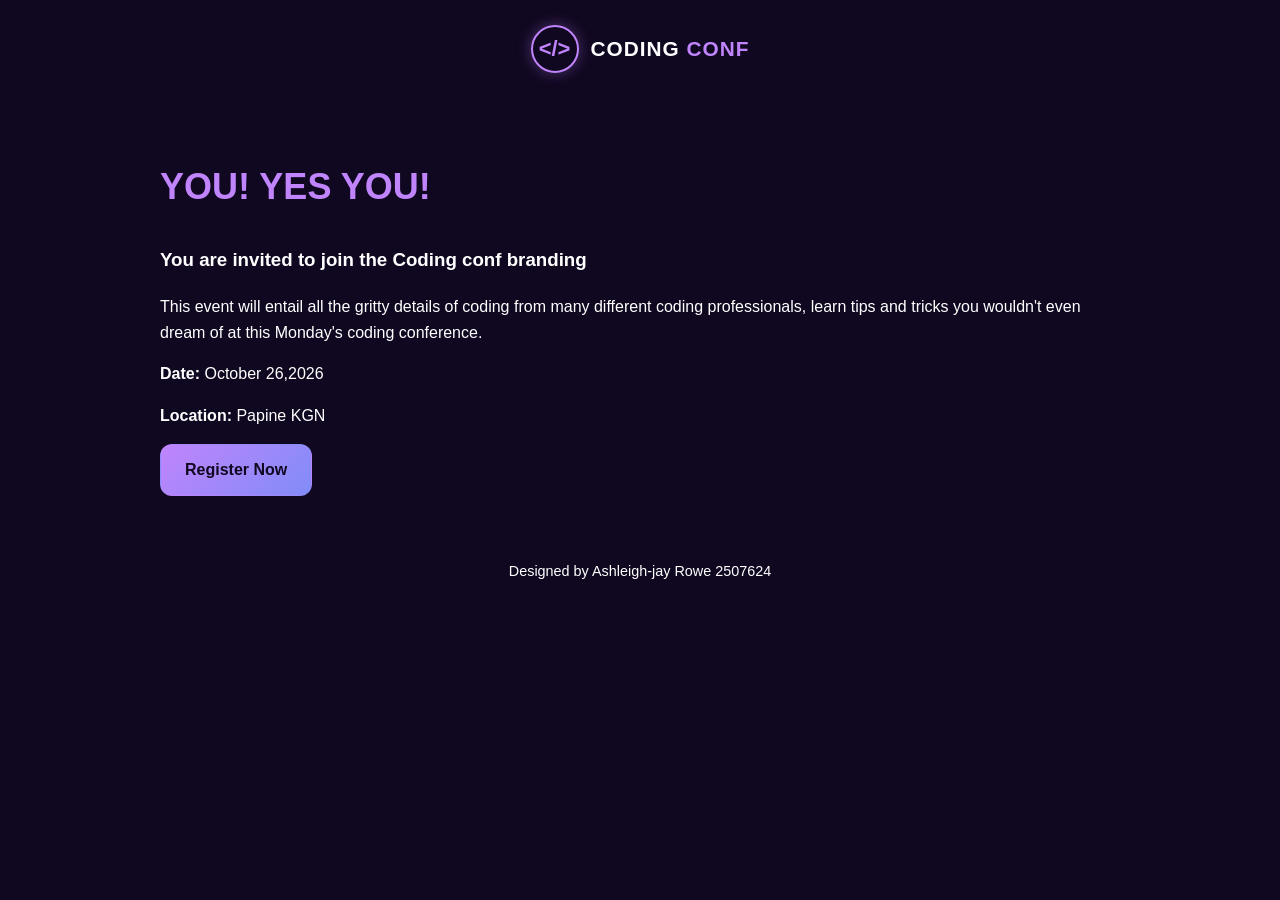
<file: index.html>
<!DOCTYPE html>
<html lang="en">
<head>
    <meta charset="UTF-8">
    <meta name="viewport" content="width=device-width, initial-scale=1.0">
    <title>Coding Conf Registration</title>
    <meta http-equiv="refresh" content="0; url=Ashleigh-jay_Rowe_2507624_IA2/HTML/index.html">
</head>
<body>
    <p>Opening Coding Conf...</p>
    <a href="Ashleigh-jay_Rowe_2507624_IA2/HTML/index.html">Open Coding Conf</a>
</body>
</html>
</file>
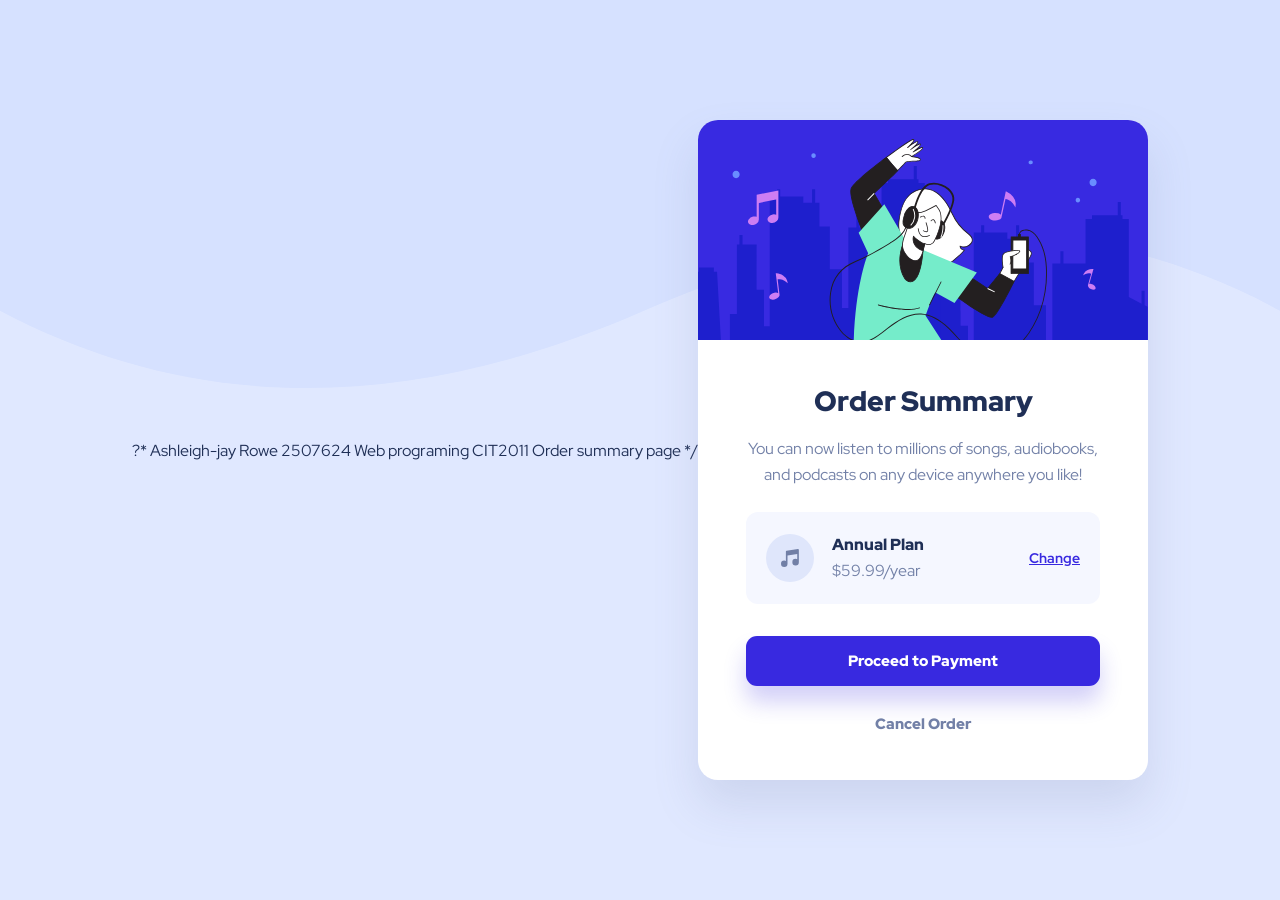
<file: Ashleigh2507624_Order summary/index.html>
?*
Ashleigh-jay Rowe 2507624
Web programing CIT2011
Order summary page
*/

<!DOCTYPE html>
<html lang="en">
<head>
    <meta charset="UTF-8">
    <meta name="viewport" content="width=device-width, initial-scale=1.0">
    <meta name="description" content="Review your music streaming annual plan order.">
    <title>Order Summary</title>
    <link rel="icon" type="image/png" href="images/favicon-32x32.png">
    <link rel="preconnect" href="https://fonts.googleapis.com">
    <link rel="preconnect" href="https://fonts.gstatic.com" crossorigin>
    <link href="https://fonts.googleapis.com/css2?family=Red+Hat+Display:wght@500;700;900&display=swap" rel="stylesheet">
    <link rel="stylesheet" href="style.css">
</head>
<body>
    <main class="order-card">
        <img class="hero-image" src="images/illustration-hero.svg" alt="Illustration of a person enjoying music with headphones">

        <div class="order-content">
            <h1>Order Summary</h1>

            <p class="description">
                You can now listen to millions of songs, audiobooks, and podcasts on any device anywhere you like!
            </p>

            <section class="plan" aria-label="Selected subscription plan">
                <img class="music-icon" src="images/icon-music.svg" alt="">
                <div class="plan-details">
                    <h2>Annual Plan</h2>
                    <p>$59.99/year</p>
                </div>
                <a class="change-link" href="#plan-options">Change</a>
            </section>

            <a class="payment-button" href="#payment">Proceed to Payment</a>
            <a class="cancel-link" href="#cancel">Cancel Order</a>
        </div>
    </main>
</body>
</html>
</file>
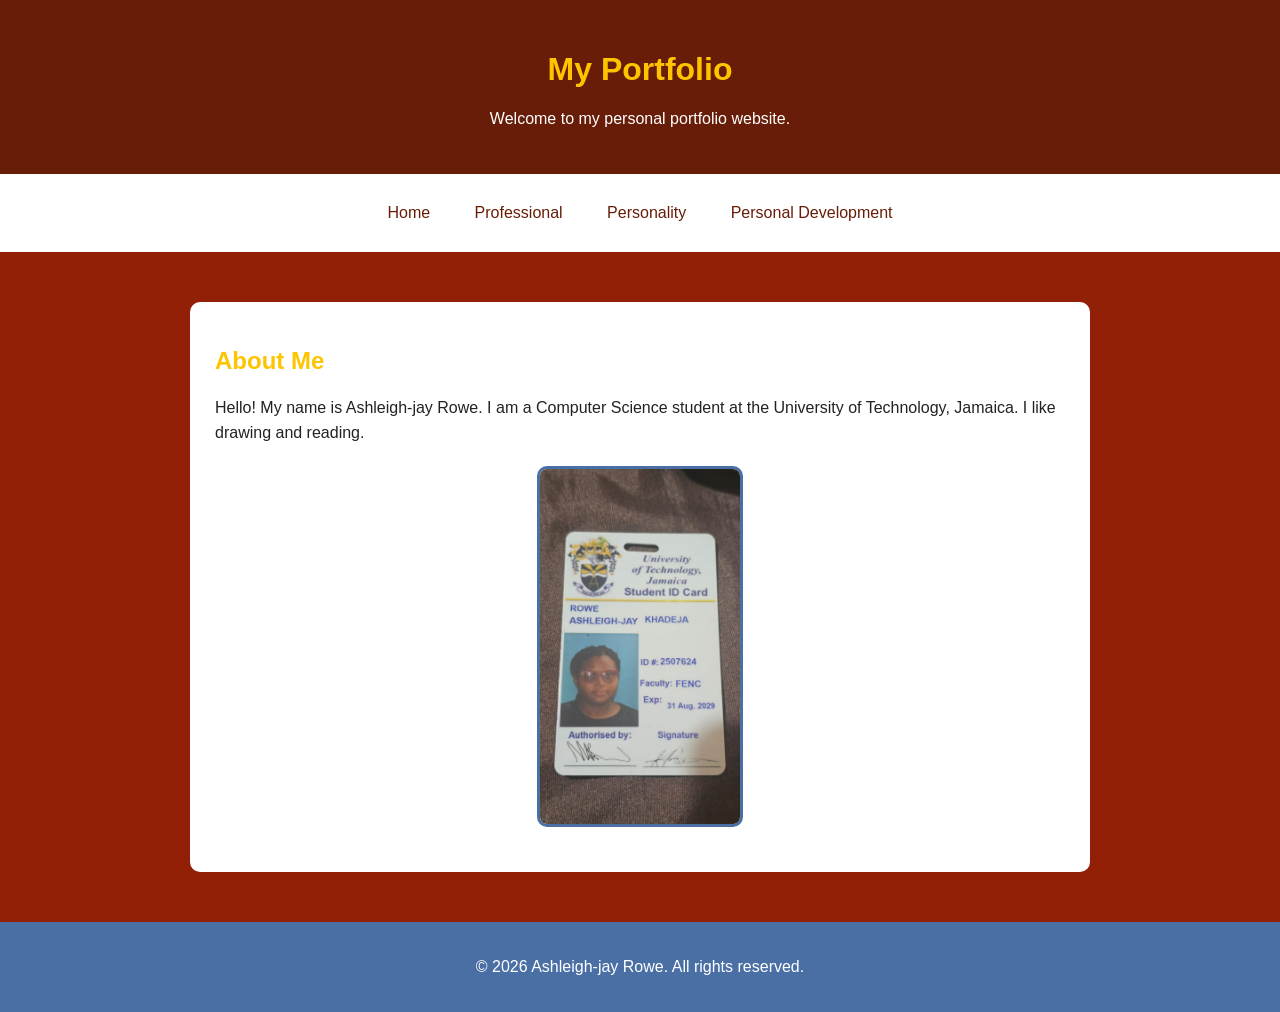
<file: 2507624_IA1_S1AY27/Codes/index.html>
<!DOCTYPE html>
<html lang="en">

<head>
    <meta charset="UTF-8">
    <meta name="viewport" content="width=device-width, initial-scale=1.0">

    <title>My Portfolio</title>

    <link rel="stylesheet" href="../style.css">
</head>

<body>

    <header>
        <h1>My Portfolio</h1>
        <p>Welcome to my personal portfolio website.</p>
    </header>

    <nav>
        <a href="index.html">Home</a>
        <a href="professional.html">Professional</a>
        <a href="personality.html">Personality</a>
        <a href="development.html">Personal Development</a>
    </nav>

    <main>

        <section>
            <h2>About Me</h2>

            <p>
                Hello! My name is Ashleigh-jay Rowe.
                I am a Computer Science student at the University of Technology, Jamaica.
                I like drawing and reading.
            </p>
            <a href="mailto:canuli@utech.edu.jm?subject=Ashleigh%20Rowe%202507624%20IA%231&amp;body=Good%20day%2C%20this%20is%20an%20automated%20message%20sent%20by%20clicking%20my%20ID%20photo.">
                <img src="../Assets/Student_ID.jpeg" alt="My UTech Student ID">
            </a>

        </section>

    </main>

    <footer>
        <p>&copy; 2026 Ashleigh-jay Rowe. All rights reserved.</p>
    </footer>

</body>

</html>
</file>
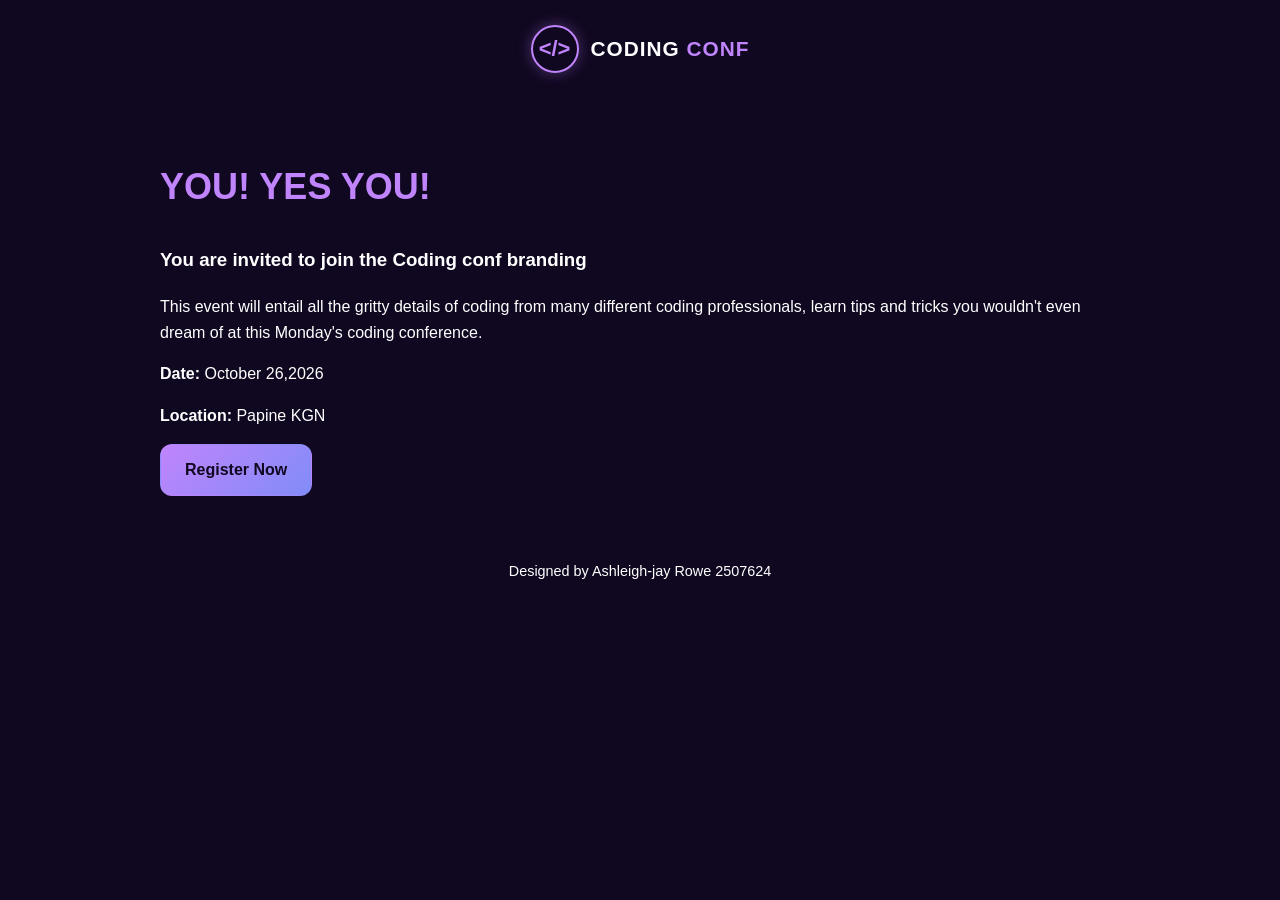
<file: Ashleigh-jay_Rowe_2507624_IA2/HTML/index.html>
<!DOCTYPE html>
<html lang="en">

<head>
    <meta charset="UTF-8">

    <title>The Coding Conf branding</title>

    <meta name="viewport" content="width=device-width, initial-scale=1.0">
    <link rel="stylesheet" href="../css/style.css">
</head>

<body>

    <header class="site-header">
        <a href="index.html" class="brand">
            <span class="brand-icon" aria-hidden="true">&lt;/&gt;</span>
            <span class="brand-name">CODING <span>CONF</span></span>
        </a>
    </header>

    <main>

        <section> 
            <h2> YOU! YES YOU!</h2>
            <h3>You are invited to join the Coding conf branding</h3>
            <p> 
                This event will entail all the gritty details of coding from
                many different coding professionals, learn tips and tricks you
                wouldn't even dream of at this Monday's coding conference. 
            </p>
            <p><strong>Date:</strong> October 26,2026</p>

            <p> <strong>Location:</strong> Papine KGN</p>

            <a href="login.html">Register Now</a>



        </section>
    </main>
    <footer>         
        <p>Designed by Ashleigh-jay Rowe 2507624</p>
    </footer>

</body>
</file>
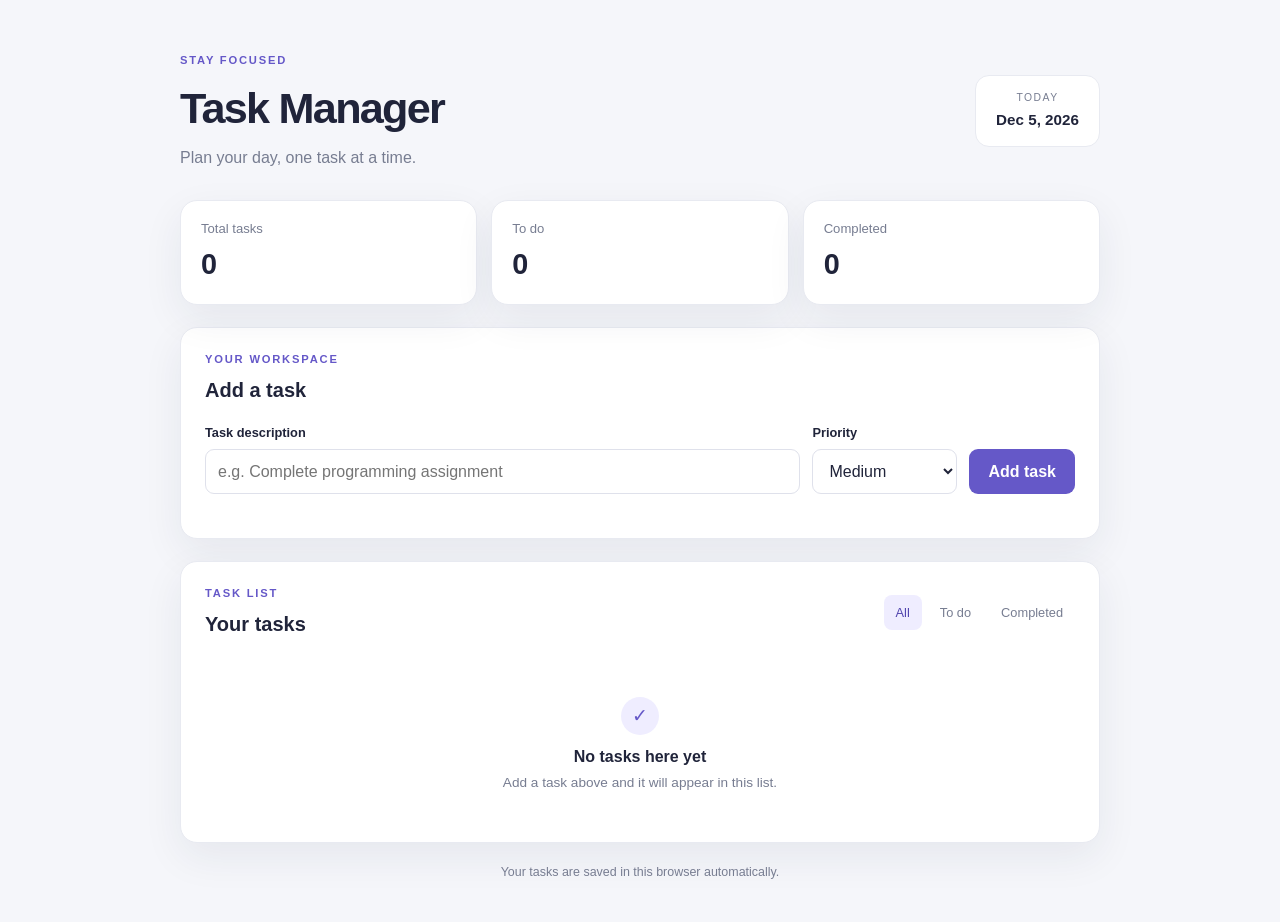
<file: Ashleigh-jayRowe2507624_LabActivity/Interactive-Task-Manager/index.html>
<!DOCTYPE html>
<html lang="en">
<head>
    <!-- Student: Ashleigh-jay Rowe | Student ID: 2507624
         Module: CIT2011 | Assignment: Week 8 - Interactive Task Manager -->
    <meta charset="UTF-8">
    <meta name="viewport" content="width=device-width, initial-scale=1.0">
    <title>Interactive Task Manager</title>
    <link rel="stylesheet" href="style.css">
    <script src="script.js" defer></script>
</head>
<body>
    <main class="app">
        <header class="page-header">
            <div>
                <p class="eyebrow">STAY FOCUSED</p>
                <h1>Task Manager</h1>
                <p class="subtitle">Plan your day, one task at a time.</p>
            </div>
            <div class="date-card">
                <span class="date-label">TODAY</span>
                <strong id="todayDate"></strong>
            </div>
        </header>

        <section class="summary" aria-label="Task summary">
            <article class="summary-card">
                <span class="summary-label">Total tasks</span>
                <strong id="totalCount">0</strong>
            </article>
            <article class="summary-card">
                <span class="summary-label">To do</span>
                <strong id="activeCount">0</strong>
            </article>
            <article class="summary-card">
                <span class="summary-label">Completed</span>
                <strong id="completedCount">0</strong>
            </article>
        </section>

        <section class="panel">
            <div class="section-heading">
                <div>
                    <p class="eyebrow">YOUR WORKSPACE</p>
                    <h2 id="formHeading">Add a task</h2>
                </div>
            </div>

            <form id="taskForm" novalidate>
                <div class="form-row">
                    <div class="field task-field">
                        <label for="taskInput">Task description</label>
                        <input type="text" id="taskInput" placeholder="e.g. Complete programming assignment" maxlength="100" required>
                    </div>
                    <div class="field priority-field">
                        <label for="priorityInput">Priority</label>
                        <select id="priorityInput">
                            <option value="Low">Low</option>
                            <option value="Medium" selected>Medium</option>
                            <option value="High">High</option>
                        </select>
                    </div>
                    <button type="submit" id="submitButton" class="primary-button">Add task</button>
                </div>
                <p id="formMessage" class="form-message" role="status" aria-live="polite"></p>
            </form>
        </section>

        <section class="task-section">
            <div class="task-toolbar">
                <div>
                    <p class="eyebrow">TASK LIST</p>
                    <h2>Your tasks</h2>
                </div>
                <div class="filters" role="group" aria-label="Filter tasks">
                    <button class="filter-button active" type="button" data-filter="all">All</button>
                    <button class="filter-button" type="button" data-filter="active">To do</button>
                    <button class="filter-button" type="button" data-filter="completed">Completed</button>
                </div>
            </div>
            <ul id="taskList" class="task-list" aria-live="polite"></ul>
            <div id="emptyState" class="empty-state">
                <span class="empty-icon">✓</span>
                <h3>No tasks here yet</h3>
                <p>Add a task above and it will appear in this list.</p>
            </div>
        </section>

        <footer>
            <p>Your tasks are saved in this browser automatically.</p>
        </footer>
    </main>
</body>
</html>
</file>
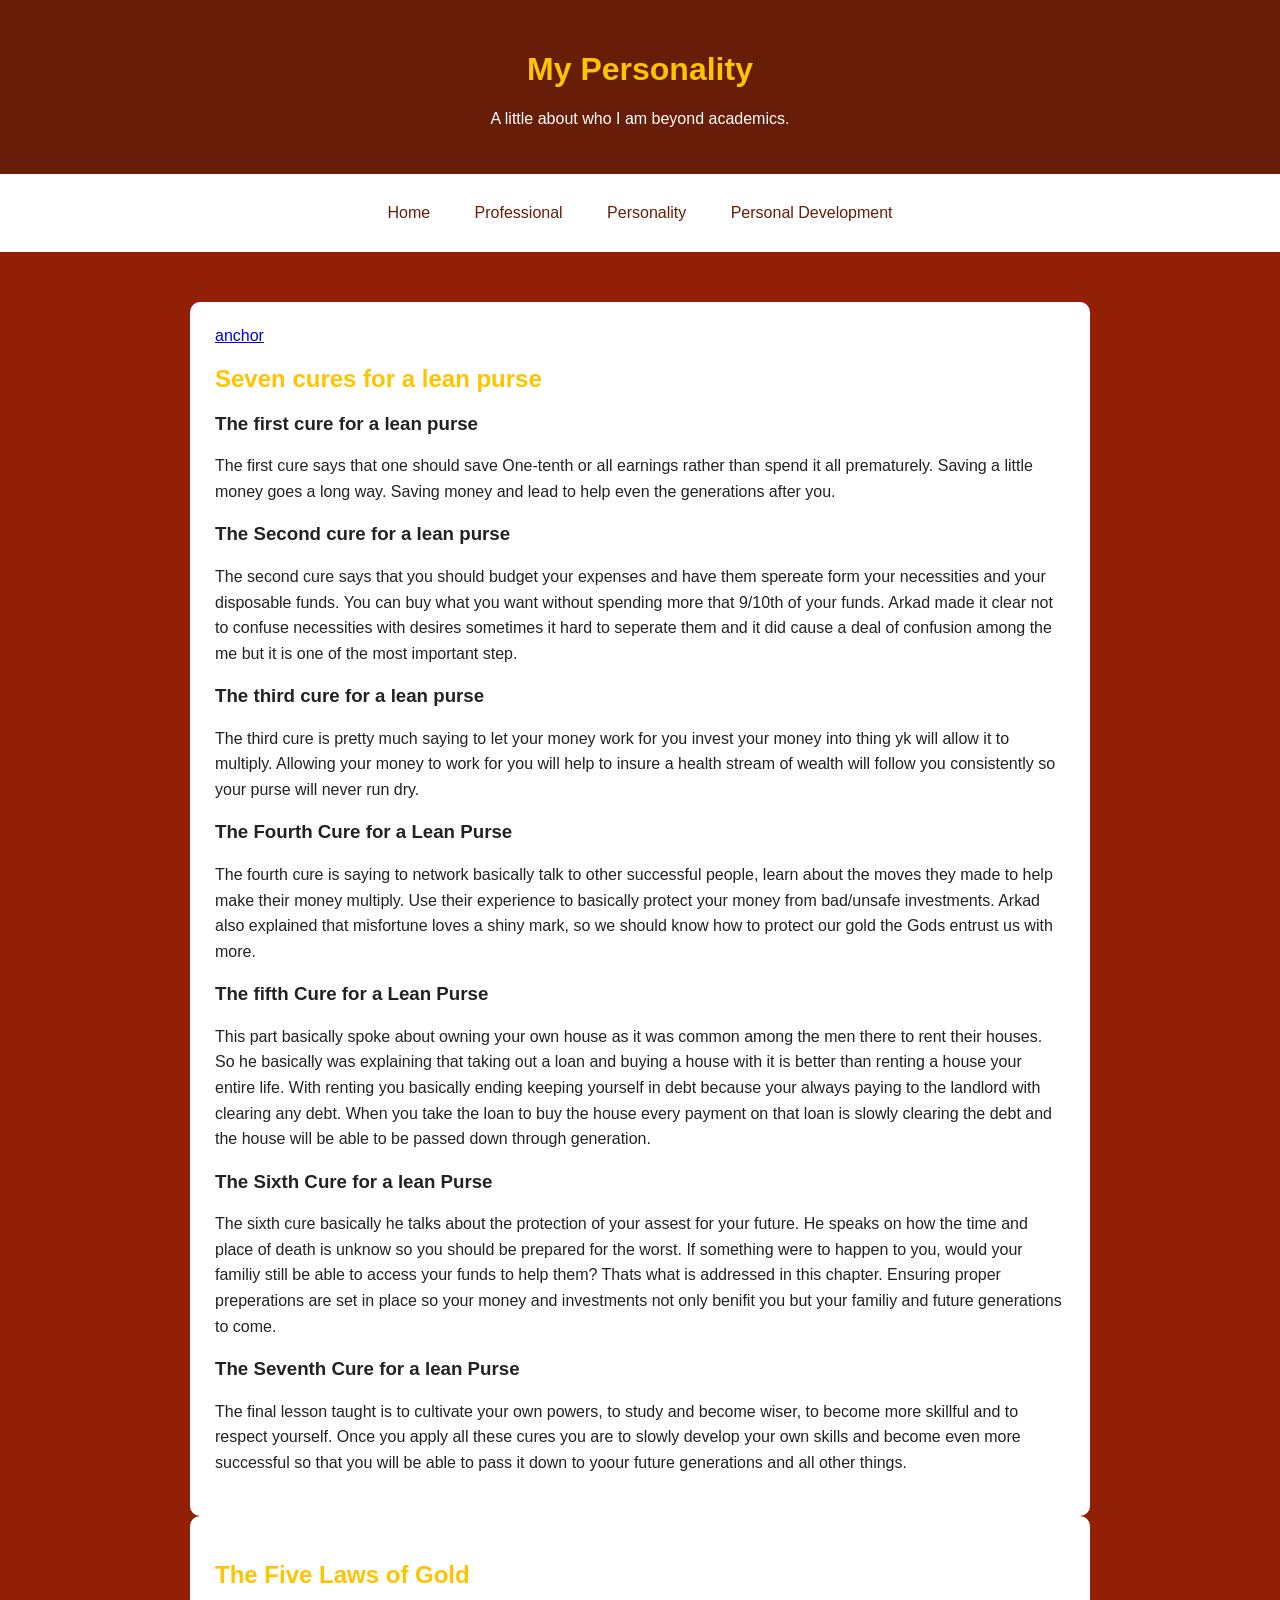
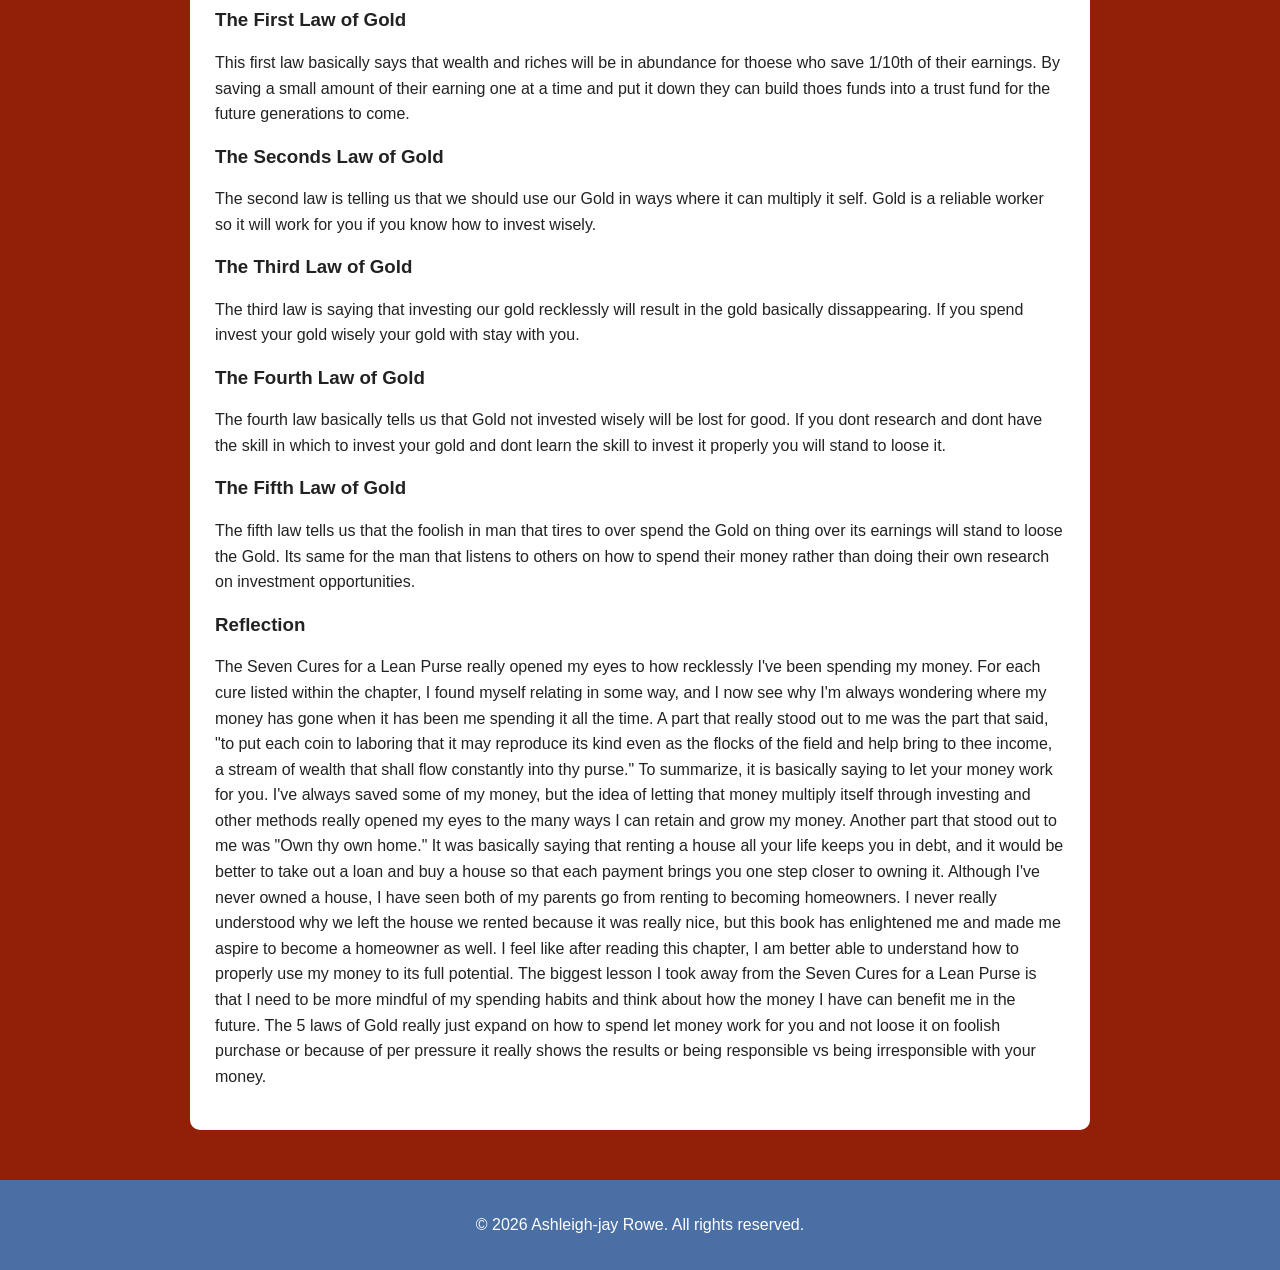
<file: 2507624_IA1_S1AY27/Codes/development.html>
<!DOCTYPE html>
<html lang="en">

<head>
    <meta charset="UTF-8">
    <meta name="viewport" content="width=device-width, initial-scale=1.0">

    <title>Personality - My Portfolio</title>

    <link rel="stylesheet" href="../style.css">
</head>

<body>

    <header>
        <h1>My Personality</h1>
        <p>A little about who I am beyond academics.</p>
    </header>

    <nav>
        <a href="index.html">Home</a>
        <a href="professional.html">Professional</a>
        <a href="personality.html">Personality</a>
        <a href="development.html">Personal Development</a>
    </nav>

    <main>
        
        <section>
            <a href="#link">anchor</a>
            <h2>Seven cures for a lean purse</h2>

            <h3> The first cure for a lean purse</h3>
            <p>
                The first cure says that one should save One-tenth or all earnings
                rather than spend it all prematurely. Saving a little money goes a long way.
                Saving money and lead to help even the generations after you.
            </p>

            <h3>The Second cure for a lean purse</h3>
            <p>
                The second cure says that you should budget your expenses and have them spereate
                form your necessities and your disposable funds. You can buy what you want without 
                spending more that 9/10th of your funds. Arkad made it clear not to confuse necessities with
                desires sometimes it hard to seperate them and it did cause a deal of confusion among the me but it is one
                of the most important step.
            </p>

            <h3> The third cure for a lean purse</h3>
            <p>
                The third cure is pretty much saying to let your money work for you invest your
                money into thing yk will allow it to multiply. Allowing your money to work for 
                you will help to insure a health stream of wealth will follow you consistently so 
                your purse will never run dry.
            </p>

            <h3>The Fourth Cure for a Lean Purse</h3>
            <p>
                The fourth cure is saying to network basically talk to other successful people,
                learn about the moves they made to help make their money multiply. Use their 
                experience to basically protect your money from bad/unsafe investments. Arkad
                also explained that misfortune loves a shiny mark, so we should know how to protect our gold
                the Gods entrust us with more.
            </p>

            <h3>The fifth Cure for a Lean Purse</h3>
            <p>
                This part basically spoke about owning your own house as it was common among the men there to rent their houses.
                So he basically was explaining that taking out a loan and buying a house with it is better than renting a house your entire life.
                With renting you basically ending keeping yourself in debt because your always paying to the landlord with clearing any debt. When you
                take the loan to buy the house every payment on that loan is slowly clearing the debt and the house will be able to be passed down through generation.
            </p>

            <h3> The Sixth Cure for a lean Purse </h3>
            <p>
                The sixth cure basically he talks about the protection of your assest for your future. He speaks on how the time and place of death is unknow so you
                should be prepared for the worst. If something were to happen to you, would your familiy still be able to access your funds to help them? Thats what is addressed
                in this chapter. Ensuring proper preperations are set in place so your money and investments not only benifit you but your familiy and future generations to come.
            </p>

            <h3> The Seventh Cure for a lean Purse </h3>
            <p>
                The final lesson taught is to cultivate your own powers, to study and become wiser,
                to become more skillful and to respect yourself. Once you apply all these cures you are
                to slowly develop your own skills and become even more successful so that you will be able to 
                pass it down to yoour future generations and all other things.
            </p>
            

        </section>
        <section>
            <h2> The Five Laws of Gold</h2>
            <h3> The First Law of Gold</h3>
            <p>
                This first law basically says that wealth and riches will be in abundance for thoese who
                save 1/10th of their earnings. By saving a small amount of their earning one at a time and put it down they
                can build thoes funds into a trust fund for the future generations to come.
            </p>

            <h3> The Seconds Law of Gold</h3>
            <p>
                The second law is telling us that we should use our Gold in ways where it can multiply it self.
                Gold is a reliable worker so it will work for you if you know how to invest wisely.
            </p>

            <h3>The Third Law of Gold</h3>
            <p>
                The third law is saying that investing our gold recklessly will result in the gold basically dissappearing.
                If you spend invest your gold wisely your gold with stay with you.
            </p>
            <h3>The Fourth Law of Gold</h3>
            <p>
               The fourth law basically tells us  that Gold not invested wisely will be lost for good. 
               If you dont research and dont have the skill in which to invest your gold and dont learn the skill 
               to invest it properly you will stand to loose it. 
            </p>

            <h3>The Fifth Law of Gold</h3>
            <p>
                The fifth law tells us that the foolish in man that tires to over spend the Gold on thing over its 
                earnings will stand to loose the Gold. Its same for the man that listens to others on how to spend 
                their money rather than doing their own research on investment opportunities.
            </p>

            <h3> Reflection</h3>
            <p>
                The Seven Cures for a Lean Purse really opened my eyes to how recklessly I've been spending my money. For each cure listed within the chapter, I found myself relating in some way, and I now see why I'm always wondering where my money has gone when it has been me spending it all the time. A part that really stood out to me was the part that said, "to put each coin to laboring that it may reproduce its kind even as the flocks of the field and help bring to thee income, a stream of wealth that shall flow constantly into thy purse." To summarize, it is basically saying to let your money work for you. I've always saved some of my money, but the idea of letting that money multiply itself through investing and other methods really opened my eyes to the many ways I can retain and grow my money.

Another part that stood out to me was "Own thy own home." It was basically saying that renting a house all your life keeps you in debt, and it would be better to take out a loan and buy a house so that each payment brings you one step closer to owning it. Although I've never owned a house, I have seen both of my parents go from renting to becoming homeowners. I never really understood why we left the house we rented because it was really nice, but this book has enlightened me and made me aspire to become a homeowner as well.

I feel like after reading this chapter, I am better able to understand how to properly use my money to its full potential. The biggest lesson I took away from the Seven Cures for a Lean Purse is that I need to be more mindful of my spending habits and think about how the money I have can benefit me in the future.
The 5 laws of Gold really just expand on how to spend let money work for you and not loose it on foolish purchase or because of per pressure it really shows the results or being responsible vs being irresponsible with your money.

            </p>




        </section>

        
    </main>

    <footer id="#link">
        <p>&copy; 2026 Ashleigh-jay Rowe. All rights reserved.</p>
    </footer>

</body>

</html>
</file>
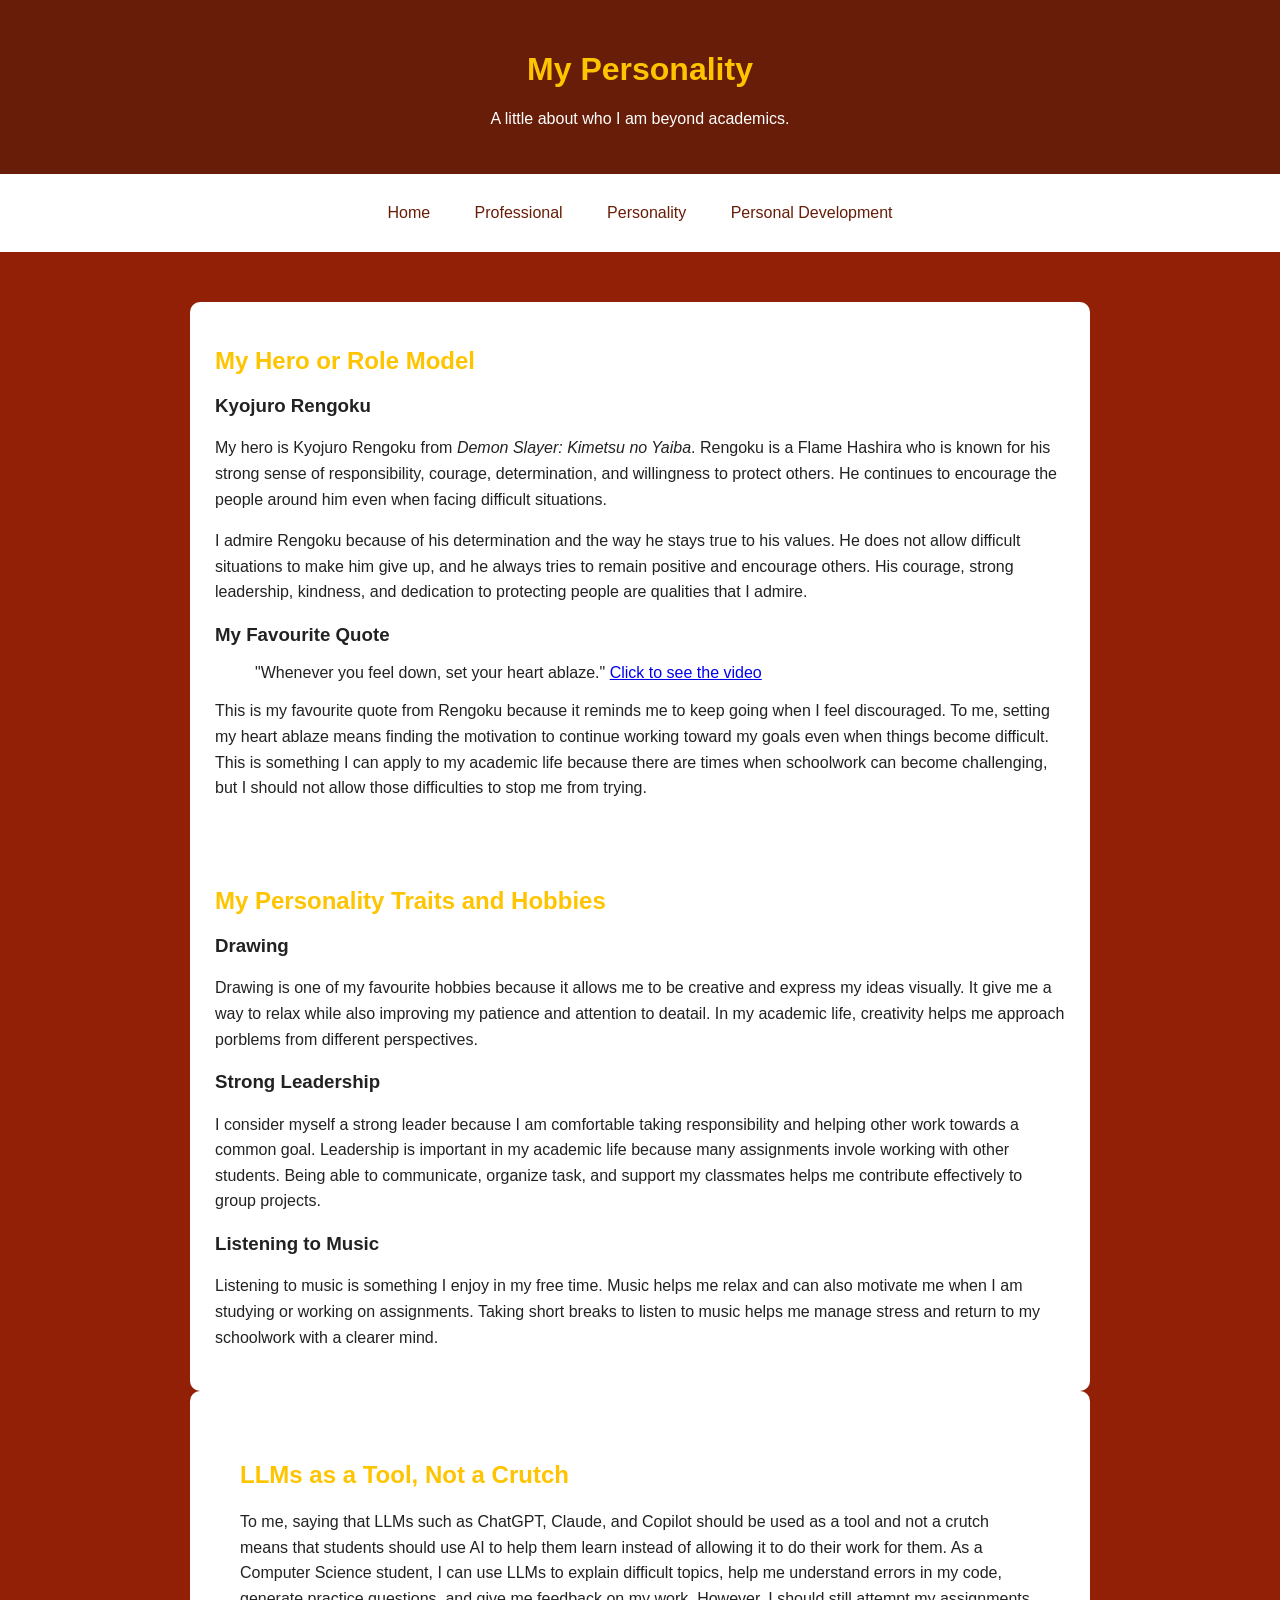
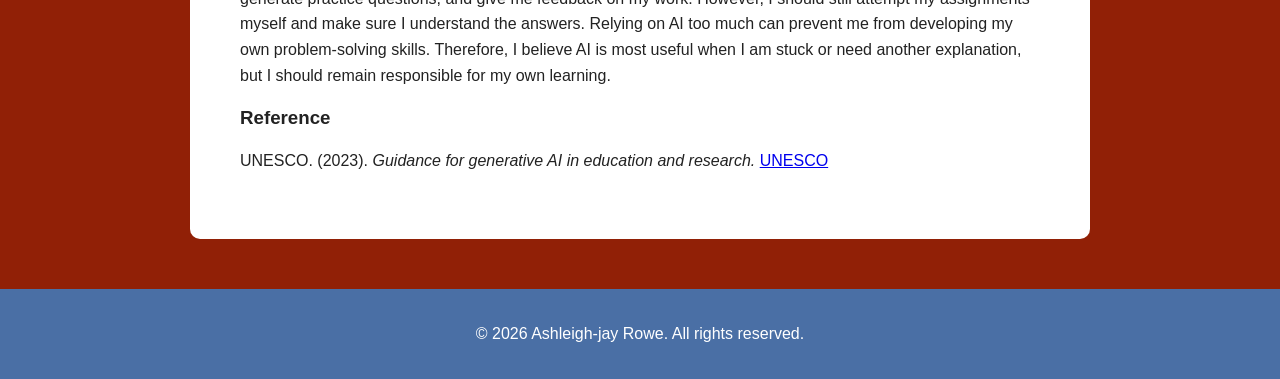
<file: 2507624_IA1_S1AY27/Codes/personality.html>
<!DOCTYPE html>
<html lang="en">

<head>
    <meta charset="UTF-8">
    <meta name="viewport" content="width=device-width, initial-scale=1.0">

    <title>Personality - My Portfolio</title>

    <link rel="stylesheet" href="../style.css">
</head>

<body>

    <header>
        <h1>My Personality</h1>
        <p>A little about who I am beyond academics.</p>
    </header>

    <nav>
        <a href="index.html">Home</a>
        <a href="professional.html">Professional</a>
        <a href="personality.html">Personality</a>
        <a href="development.html">Personal Development</a>
    </nav>

    <main>


        <section>
    <h2>My Hero or Role Model</h2>


<h3>Kyojuro Rengoku</h3>

<p>
    My hero is Kyojuro Rengoku from <em>Demon Slayer: Kimetsu no Yaiba</em>.
    Rengoku is a Flame Hashira who is known for his strong sense of
    responsibility, courage, determination, and willingness to protect
    others. He continues to encourage the people around him even when
    facing difficult situations.
</p>

<p>
    I admire Rengoku because of his determination and the way he stays
    true to his values. He does not allow difficult situations to make
    him give up, and he always tries to remain positive and encourage
    others. His courage, strong leadership, kindness, and dedication to
    protecting people are qualities that I admire.
</p>


<h3>My Favourite Quote</h3>

<blockquote>
    "Whenever you feel down, set your heart ablaze."
    <a href="https://www.tiktok.com/@tootnscoot63/video/7667825678955416863?is_from_webapp=1&sender_device=pc&web_id=7687595656630191624">Click to see the video</a>
</blockquote>

<p>
    This is my favourite quote from Rengoku because it reminds me to keep
    going when I feel discouraged. To me, setting my heart ablaze means
    finding the motivation to continue working toward my goals even when
    things become difficult. This is something I can apply to my academic
    life because there are times when schoolwork can become challenging,
    but I should not allow those difficulties to stop me from trying.
</p>

            <section>

</section>
        
            <h2>My Personality Traits and Hobbies</h2>


            <h3>Drawing</h3>
            <p>
                Drawing is one of my favourite hobbies because it allows me to be
                creative and express my ideas visually. It give me a way to relax
                while also improving my patience and attention to deatail. In my 
                academic life, creativity helps me approach porblems from different
                perspectives.
            </p>

            <h3>Strong Leadership</h3>
            <p>
                I consider myself a strong leader because I am comfortable taking
                responsibility and helping other work towards a common goal. 
                Leadership is important in my academic life because many assignments
                invole working with other students. Being able to communicate,
                organize task, and support my classmates helps me contribute 
                effectively to group projects.
            </p>
            
            <h3>Listening to Music</h3>
            <p>
                Listening to music is something I enjoy in my free time. Music helps
                me relax and can also motivate me when I am studying or working on 
                assignments. Taking short breaks to listen to music helps me manage
                stress and return to my schoolwork with a clearer mind.
            </p>

        </section>

        <section>
    <section>
        <h2>LLMs as a Tool, Not a Crutch</h2>

        
        <p>
            To me, saying that LLMs such as ChatGPT, Claude, and Copilot should
            be used as a tool and not a crutch means that students should use AI
            to help them learn instead of allowing it to do their work for them.
            As a Computer Science student, I can use LLMs to explain difficult
            topics, help me understand errors in my code, generate practice
            questions, and give me feedback on my work. However, I should still
            attempt my assignments myself and make sure I understand the answers.
            Relying on AI too much can prevent me from developing my own
            problem-solving skills. Therefore, I believe AI is most useful when
            I am stuck or need another explanation, but I should remain
            responsible for my own learning.
        </p>

        <h3>Reference</h3>

        <p>
            UNESCO. (2023). <em>Guidance for generative AI in education and
            research.</em>
            <a href="https://www.unesco.org/en/articles/guidance-generative-ai-education-and-research"
            target="_blank">
                UNESCO
            </a>
        </p>
        

    </section>

        </section>

    </main>

    <footer>
        <p>&copy; 2026 Ashleigh-jay Rowe. All rights reserved.</p>
    </footer>

</body>

</html>
</file>
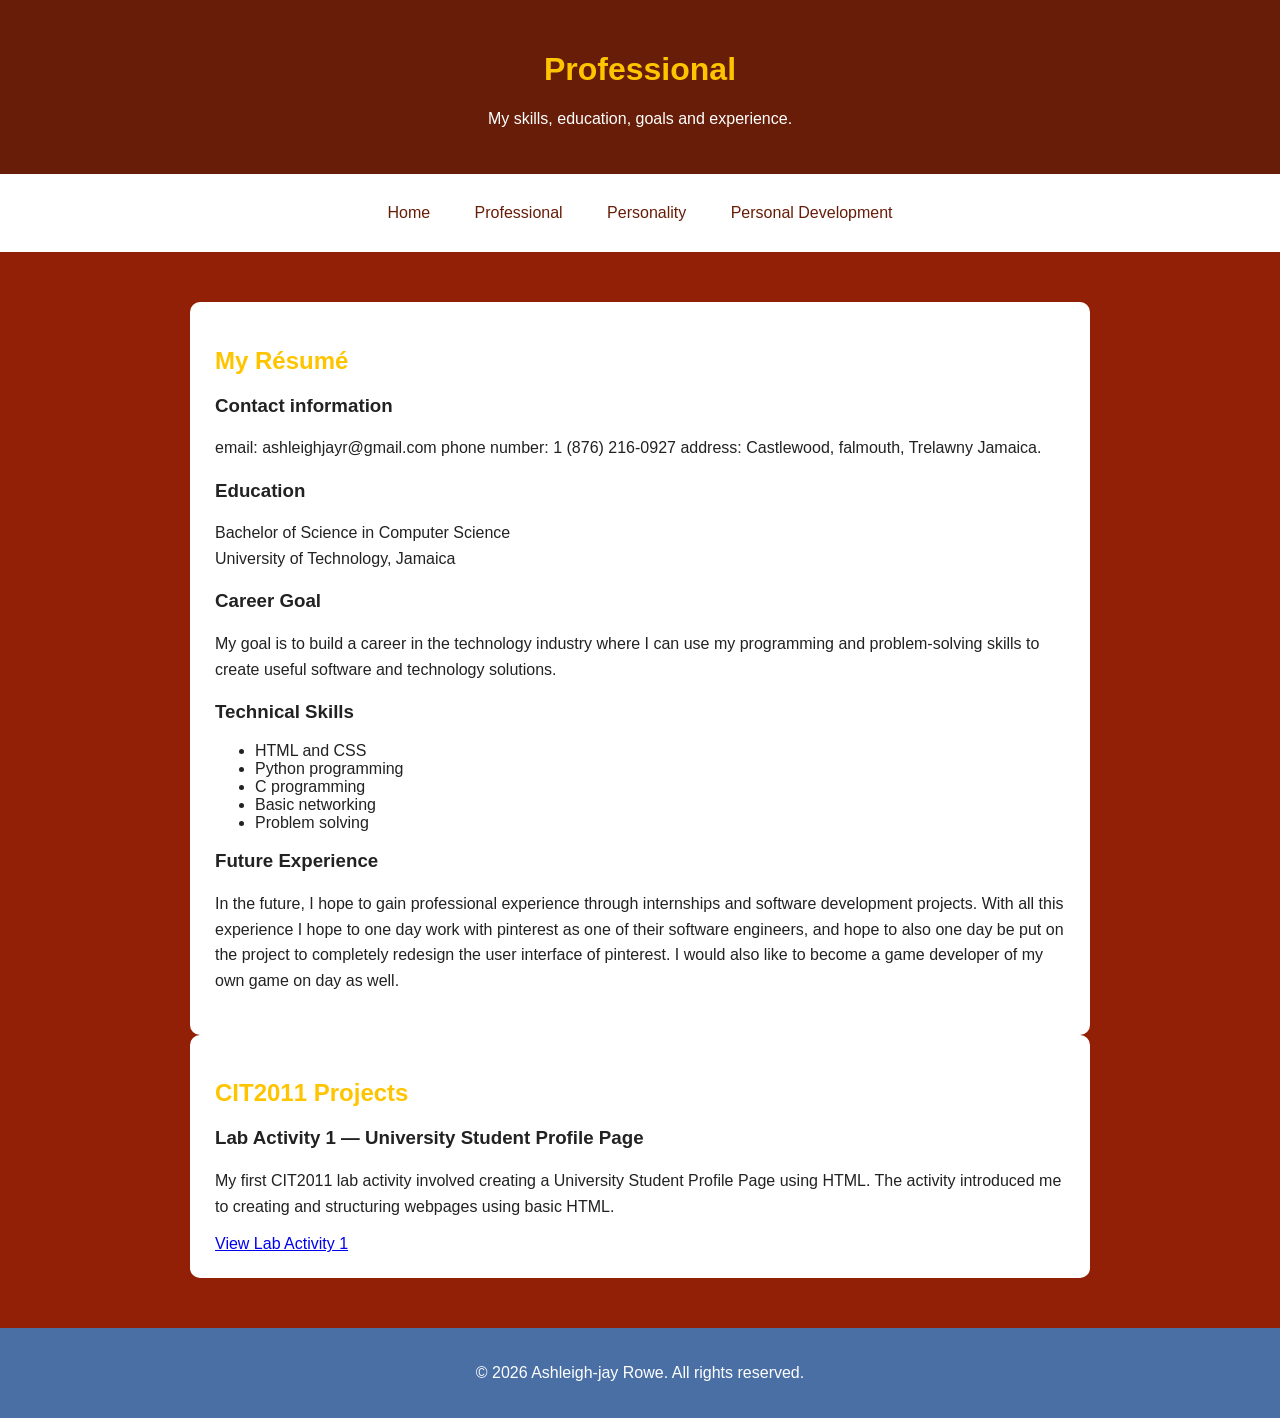
<file: 2507624_IA1_S1AY27/Codes/professional.html>
<!DOCTYPE html>
<html lang="en">

<head>
    <meta charset="UTF-8">
    <meta name="viewport" content="width=device-width, initial-scale=1.0">

    <title>Professional - My Portfolio</title>

    <link rel="stylesheet" href="../style.css">
</head>

<body>

    <header>
        <h1>Professional</h1>
        <p>My skills, education, goals and experience.</p>
    </header>

    <nav>
        <a href="index.html">Home</a>
        <a href="professional.html">Professional</a>
        <a href="personality.html">Personality</a>
        <a href="development.html">Personal Development</a>
    </nav>

    <main>

        <section>
            <h2>My Résumé</h2>
            <h3> Contact information</h3>
            <p>
                email: ashleighjayr@gmail.com
                phone number: 1 (876) 216-0927
                address: Castlewood, falmouth, Trelawny Jamaica.
            </p>

            <h3>Education</h3>

            <p>
                Bachelor of Science in Computer Science<br>
                University of Technology, Jamaica
            </p>

            <h3>Career Goal</h3>

            <p>
                My goal is to build a career in the technology industry where I can
                use my programming and problem-solving skills to create useful
                software and technology solutions.
            </p>

            <h3>Technical Skills</h3>

            <ul>
                <li>HTML and CSS</li>
                <li>Python programming</li>
                <li>C programming</li>
                <li>Basic networking</li>
                <li>Problem solving</li>
            </ul>

            <h3>Future Experience</h3>

            <p>
                In the future, I hope to gain professional experience through
                internships and software development projects. With all this experience 
                I hope to one day work with pinterest as one of their software engineers, 
                and hope to also one day be put on the project to completely redesign the user
                interface of pinterest. I would also like to become a game developer of my 
                own game on day as well.
            </p>

        </section>

        <section>
            <h2>CIT2011 Projects</h2>

            <h3>Lab Activity 1 — University Student Profile Page</h3>

            <p>
                My first CIT2011 lab activity involved creating a University Student
                Profile Page using HTML. The activity introduced me to creating and
                structuring webpages using basic HTML.
            </p>

            <a href="#" target="_blank">View Lab Activity 1</a>

        </section>

    </main>

    <footer>
        <p>&copy; 2026 Ashleigh-jay Rowe. All rights reserved.</p>
    </footer>

</body>

</html>
</file>
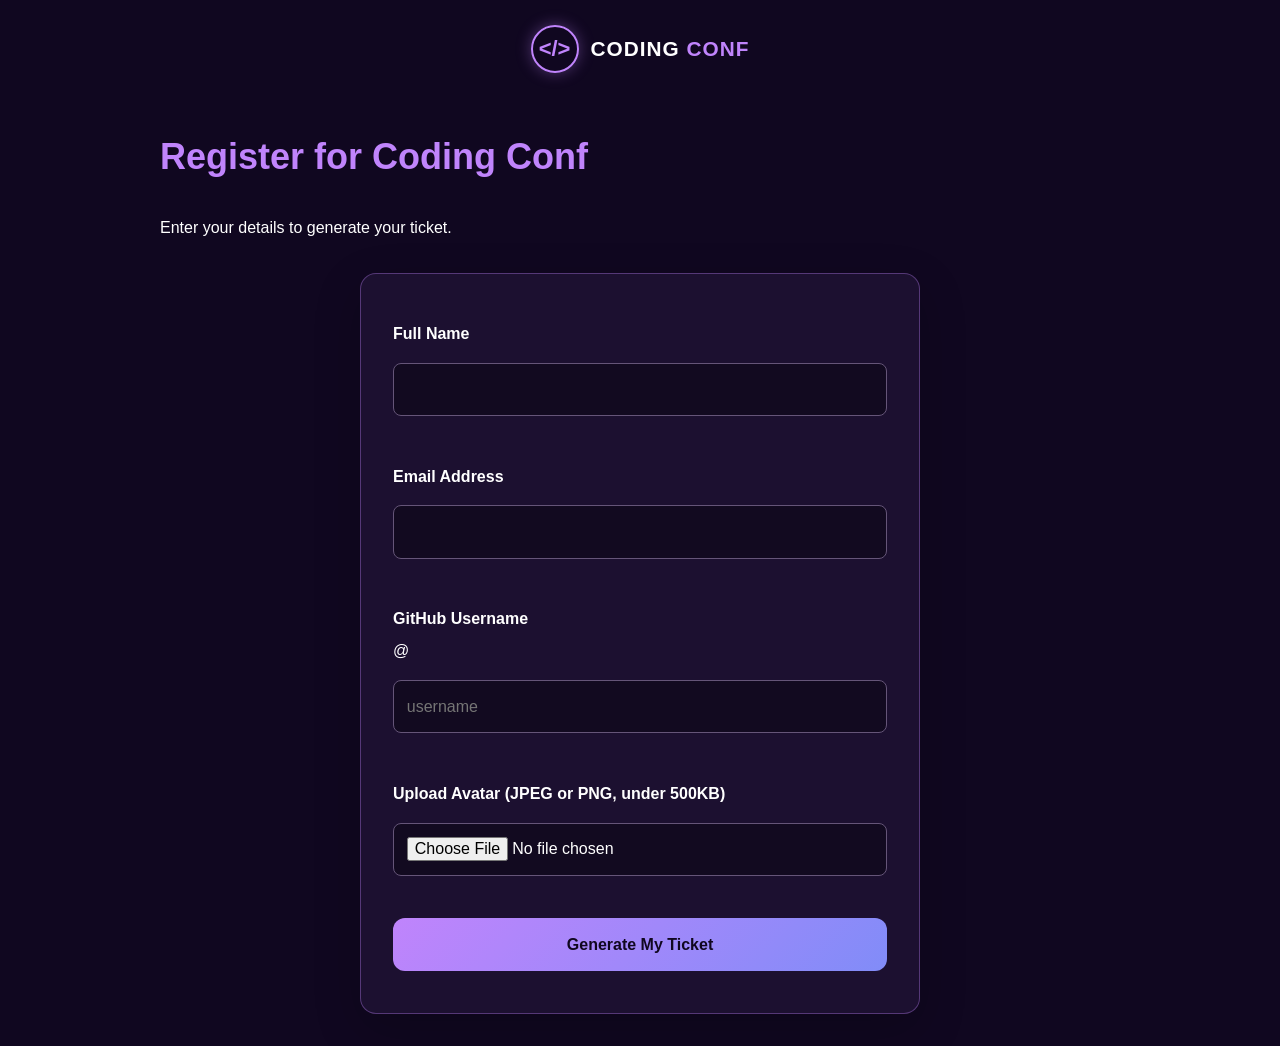
<file: Ashleigh-jay_Rowe_2507624_IA2/HTML/login.html>
<!DOCTYPE html>
<html lang="en">
    
<head>
    <meta charset="UTF-8">
    <meta name="viewport" content="width=device-width, initial-scale=1.0">
    <title>Register - Coding Conf</title>
    <link rel="stylesheet" href="../css/style.css">
</head>

<body>
    <header class="site-header">
        <a href="index.html" class="brand">
            <span class="brand-icon" aria-hidden="true">&lt;/&gt;</span>
            <span class="brand-name">CODING <span>CONF</span></span>
        </a>
    </header>

    <main>
        <h2>Register for Coding Conf</h2>
        <p>Enter your details to generate your ticket.</p>

        <form id="registrationForm">
        <div>
            <label for="fullName">Full Name</label>
            <input type="text" id="fullName" name="fullName" required>
            <small id="nameError"></small>
        </div>


        <div>
            <label for="email">Email Address</label>
            <input type="email" id="email" name="email" required>
            <small id="emailError"></small>
        </div>

        <div>
            <label for="github">GitHub Username</label>
            <span>@</span>
            <input type="text" id="github" name="github" placeholder="username" required>
            <small id="githubError"></small>
        </div>

        <div>
            <label for="avatar">Upload Avatar (JPEG or PNG, under 500KB)</label>
            <input type="file" id="avatar" name="avatar" accept=".jpg,.jpeg,.png" required>
            <small id="avatarError"></small>
        </div>

        <button type="submit">Generate My Ticket</button>
       

        </form>
   

    </main>

    <script src="../js/validation.js"></script>
</body>
</html>
</file>
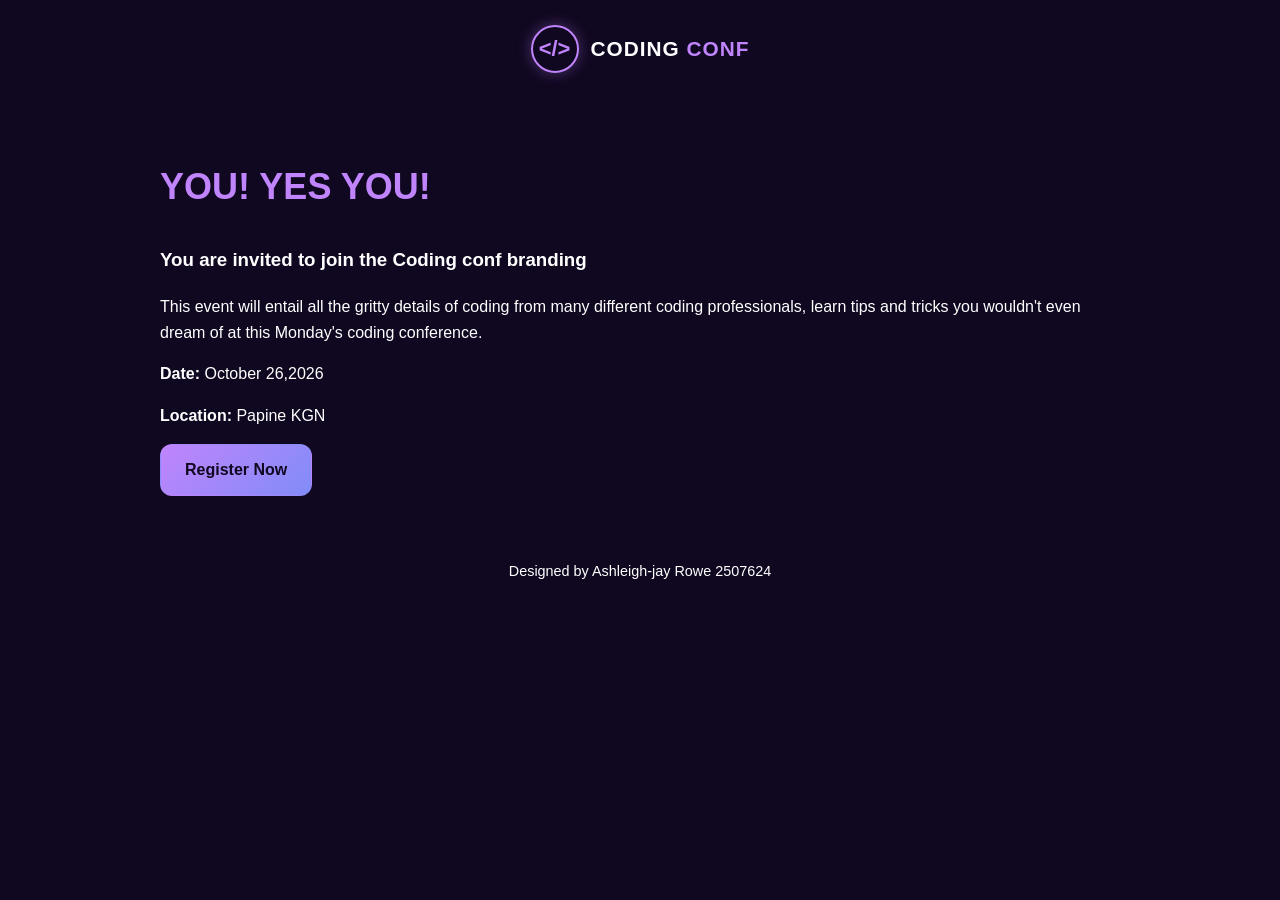
<file: Ashleigh-jay_Rowe_2507624_IA2/HTML/ticket.html>
<!DOCTYPE html>

<html lang="en">
<head>
    <meta charset="UTF-8">
    <meta name="viewport" content="width=device-width, initial-scale=1.0">
    <title>Your Coding Conf Ticket</title>
    <link rel="stylesheet" href="../css/style.css">
</head>

<body>
    <header class="site-header">
        <a href="index.html" class="brand">
            <span class="brand-icon" aria-hidden="true">&lt;/&gt;</span>
            <span class="brand-name">CODING <span>CONF</span></span>
        </a>
    </header>


<main>
    <h2 id="greeting">Your ticket is ready!</h2>
    <p>Congratulations! Your registration is complete.</p>

    <section class="ticket">
        <h2>Coding Conf</h2>
        <p>October 26, 2026 | Papine, Kingston</p>

        <img id="ticketAvatar" src="" alt="Attendee avatar">

        <h3 id="ticketName"></h3>
        <p id="ticketGithub"></p>
        <p id="ticketNumber"></p>
    </section>
</main>

<script src="../js/ticket.js"></script>


</body>
</html>
</file>
<file: Ashleigh2507624_Order summary/style.css>
/* Basic page setup */
* {
    box-sizing: border-box;
}

body {
    min-height: 100vh;
    margin: 0;
    padding: 32px 24px;
    display: flex;
    align-items: center;
    justify-content: center;
    background-color: hsl(225, 100%, 94%);
    background-image: url("images/pattern-background-desktop.svg");
    background-repeat: no-repeat;
    background-position: top center;
    background-size: 100% auto;
    color: hsl(223, 47%, 23%);
    font-family: "Red Hat Display", Arial, sans-serif;
}

/* Order summary card */
.order-card {
    width: 100%;
    max-width: 450px;
    overflow: hidden;
    background-color: #ffffff;
    border-radius: 20px;
    box-shadow: 0 25px 45px hsla(224, 23%, 55%, 0.18);
}

.hero-image {
    display: block;
    width: 100%;
    height: auto;
}

.order-content {
    padding: 42px 48px 46px;
    text-align: center;
}

h1 {
    margin: 0 0 16px;
    font-size: 28px;
    font-weight: 900;
}

.description {
    margin: 0 auto 24px;
    color: hsl(224, 23%, 55%);
    font-size: 16px;
    line-height: 1.6;
}

/* Subscription plan row */
.plan {
    display: flex;
    align-items: center;
    gap: 18px;
    margin-bottom: 32px;
    padding: 22px 20px;
    border-radius: 12px;
    background-color: hsl(225, 100%, 98%);
    text-align: left;
}

.music-icon {
    width: 48px;
    height: 48px;
    flex-shrink: 0;
}

.plan-details {
    flex: 1;
}

.plan-details h2,
.plan-details p {
    margin: 0;
    font-size: 16px;
}

.plan-details h2 {
    margin-bottom: 5px;
    font-weight: 900;
}

.plan-details p {
    color: hsl(224, 23%, 55%);
}

.change-link {
    color: hsl(245, 75%, 52%);
    font-size: 14px;
    font-weight: 700;
}

.change-link:hover {
    color: hsl(245, 83%, 68%);
    text-decoration: none;
}

/* Action links */
.payment-button {
    display: block;
    width: 100%;
    margin-bottom: 28px;
    padding: 15px 20px;
    border-radius: 11px;
    background-color: hsl(245, 75%, 52%);
    box-shadow: 0 16px 22px hsla(245, 75%, 52%, 0.22);
    color: #ffffff;
    font-size: 15px;
    font-weight: 900;
    text-decoration: none;
    transition: background-color 0.2s ease;
}

.payment-button:hover {
    background-color: hsl(245, 83%, 68%);
}

.cancel-link {
    color: hsl(224, 23%, 55%);
    font-size: 15px;
    font-weight: 900;
    text-decoration: none;
}

.cancel-link:hover {
    color: hsl(223, 47%, 23%);
}

/* Keyboard accessibility */
a:focus-visible {
    outline: 3px solid hsl(245, 75%, 52%);
    outline-offset: 4px;
}

/* Mobile layout */
@media screen and (max-width: 500px) {
    body {
        padding: 24px;
        background-image: url("images/pattern-background-mobile.svg");
        background-size: 100% auto;
    }

    .order-card {
        max-width: 400px;
        border-radius: 18px;
    }

    .order-content {
        padding: 32px 24px;
    }

    h1 {
        font-size: 23px;
    }

    .description {
        margin-bottom: 24px;
        font-size: 15px;
    }

    .plan {
        gap: 14px;
        padding: 17px 15px;
    }

    .music-icon {
        width: 44px;
        height: 44px;
    }

    .plan-details h2,
    .plan-details p {
        font-size: 14px;
    }

    .change-link {
        font-size: 13px;
    }

    .payment-button {
        margin-bottom: 25px;
    }
}

@media (prefers-reduced-motion: reduce) {
    .payment-button {
        transition: none;
    }
}
</file>
<file: 2507624_IA1_S1AY27/style.css>
/* Element selector */
body {
    font-family: Arial, sans-serif;
    color: #222222;
    background-color:  #912006;
    margin: 0;
}

/* Group selector */
h1, h2 {
    color: #ffc400;
}

/* Element selector */
header {
    background-color: #671d07;
    color: white;
    text-align: center;
    padding: 30px;
}

/* Element selector */
nav {
    background-color: white;
    text-align: center;
    padding: 15px;
}

/* Descendant selector */
nav a {
    display: inline-block;
    color: #671d07;
    text-decoration: none;
    margin: 5px;
    padding: 10px 15px;
    border-radius: 6px;
}

/* Pseudo-class selector */
nav a:hover {
    color: white;
    background-color: #671d07;
}

/* Element selector */
main {
    max-width: 900px;
    margin: 30px auto;
    padding: 20px;
}

/* Element selector */
section {
    background-color: white;
    padding: 25px;
    border-radius: 10px;
}

/* Descendant selector */
section p {
    line-height: 1.6;
}

/* Attribute selector */
a[href^="mailto"] {
    color: #4a6fa5;
}

/* Element selector */
img {
    display: block;
    max-width: 200px;
    margin: 20px auto;
    border-radius: 10px;
    border: 3px solid #4a6fa5;
}

/* Element selector */
footer {
    text-align: center;
    padding: 20px;
    background-color: #4a6fa5;
    color: white;
}

/* Responsive design for smaller screens */
@media (max-width: 600px) {

    header {
        padding: 20px 10px;
    }

    header h1 {
        font-size: 28px;
    }

    nav a {
        display: block;
        margin: 5px 20px;
    }

    main {
        margin: 15px;
        padding: 10px;
    }

    section {
        padding: 20px;
    }

    img {
        max-width: 150px;
    }
}
</file>
<file: Ashleigh-jay_Rowe_2507624_IA2/css/style.css>
:root {
    --bg-color: #100720;
    --surface-color: #1c1030;
    --text-color: #ffffff;
    --muted-color: #c7bdd8;
    --accent-color: #c084fc;
    --secondary-color: #818cf8;
    --border-color: rgba(192, 132, 252, 0.35);

    --space: 1.5rem;
    --radius: 0.75rem;
    --content-width: 60rem;
}

/* Consistent box sizing */
*,
*::before,
*::after {
    box-sizing: border-box;
}

/* Base page styling */
body {
    margin: 0;
    background-color: var(--bg-color);
    color: var(--text-color);
    font-family: Arial, sans-serif;
    line-height: 1.6;
}

/* Main content container */
main {
    width: min(100% - 2rem, var(--content-width));
    margin-inline: auto;
}

/* Fluid headings */
h1 {
    font-size: clamp(2rem, 5vw, 3.5rem);
    line-height: 1.1;
}

h2 {
    color: var(--accent-color);
    font-size: clamp(1.5rem, 3vw, 2.25rem);
}


section p {
    line-height: 1.6;
}

a {
    display: inline-block;
    padding: 0.75rem 1.5rem;
    border: 1px solid transparent;
    border-radius: var(--radius);
    background: linear-gradient(
        135deg,
        var(--accent-color),
        var(--secondary-color)
    );
    color: #100720;
    font-weight: bold;
    text-decoration: none;
    transition: transform 160ms ease,
                box-shadow 160ms ease;
}

a:hover {
    transform: translateY(-2px);
    box-shadow: 0 0.5rem 1.5rem rgba(129, 140, 248, 0.25);
}

a:focus-visible,
button:focus-visible,
input:focus-visible {
    outline: 3px solid var(--accent-color);
    outline-offset: 3px;
}

header {
    text-align: center;
    padding: 20px;
}

section {
    padding: 30px 0;
}

footer {
    text-align: center;
    padding: 20px;
    font-size: 0.9rem;
}

@media (max-width: 600px) {
    h1 {
        font-size: 2rem;
    }

    main {
        width: 90%;
    }
}

.ticket {
    width: min(100% - 2rem, 32rem);
    margin: 2rem auto;
    padding: clamp(1.25rem, 4vw, 2rem);
    border: 1px solid var(--border-color);
    border-radius: 1rem;
    background: linear-gradient(
        145deg,
        var(--surface-color),
        #120a25
    );
    box-shadow: 0 1rem 3rem rgba(0, 0, 0, 0.25);
    text-align: center;
}

.ticket img {
    width: 6rem;
    height: 6rem;
    border: 2px solid var(--accent-color);
    border-radius: 50%;
    object-fit: cover;
}

.ticket h3 {
    font-size: 1.5rem;
    overflow-wrap: anywhere;
}

input,
button {
    display: block;
    width: 100%;
    box-sizing: border-box;
    margin: 10px 0;
    padding: 12px;
}

label {
    display: block;
    margin-top: 15px;
}

small {
    display: block;
    color: #ff8080;
}

/* Coding Conf logo and header */
.site-header {
    display: flex;
    justify-content: center;
    align-items: center;
    padding: 24px 5%;
}

.brand {
    display: inline-flex;
    align-items: center;
    gap: 12px;
    background: transparent;
    padding: 0;
    color: var(--text-color);
    text-decoration: none;
}

.brand:hover {
    background: transparent;
}

.brand-icon {
    display: flex;
    align-items: center;
    justify-content: center;
    width: 48px;
    height: 48px;
    border: 2px solid var(--accent-color);
    border-radius: 50%;
    color: var(--accent-color);
    font-size: 22px;
    font-weight: bold;
    box-shadow: 0 0 15px rgba(192, 132, 252, 0.35);
}

.brand-name {
    font-size: 1.3rem;
    font-weight: 800;
    letter-spacing: 1px;
}

.brand-name span {
    color: var(--accent-color);
}

.brand:focus-visible {
    outline: 2px solid var(--text-color);
    outline-offset: 5px;
}
/* Registration form */
form {
    display: grid;
    gap: 1rem;
    width: 100%;
    max-width: 35rem;
    margin: 2rem auto;
    padding: clamp(1.25rem, 4vw, 2rem);
    border: 1px solid var(--border-color);
    border-radius: 1rem;
    background-color: var(--surface-color);
    box-shadow: 0 1rem 3rem rgba(0, 0, 0, 0.2);
}

form > div {
    display: grid;
    gap: 0.4rem;
}

label {
    font-weight: bold;
}

input {
    width: 100%;
    min-width: 0;
    padding: 0.8rem;
    border: 1px solid #655578;
    border-radius: 0.5rem;
    background-color: #120a20;
    color: var(--text-color);
    font: inherit;
}

input:focus-visible {
    border-color: var(--accent-color);
}

small {
    color: #ffaaaa;
    overflow-wrap: anywhere;
}

button {
    padding: 0.85rem 1rem;
    border: none;
    border-radius: var(--radius);
    background: linear-gradient(
        135deg,
        var(--accent-color),
        var(--secondary-color)
    );
    color: #100720;
    font: inherit;
    font-weight: bold;
    cursor: pointer;
    transition: transform 160ms ease;
}

button:hover {
    transform: translateY(-2px);
}

@media (max-width: 40rem) {
    header {
        padding: 1rem;
    }

    main {
        width: calc(100% - 2rem);
    }

    section {
        padding-block: 1.25rem;
    }

    form {
        margin-block: 1.25rem;
    }

    button {
        width: 100%;
    }
}
</file>
<file: Ashleigh-jayRowe2507624_LabActivity/Interactive-Task-Manager/style.css>
/* Student: Ashleigh-jay Rowe | Student ID: 2507624
   Module: CIT2011 | Assignment: Week 8 - Interactive Task Manager */

:root {
    --page: #f5f6fa;
    --surface: #ffffff;
    --ink: #20243a;
    --muted: #777d91;
    --line: #e8eaf1;
    --accent: #6558c8;
    --accent-dark: #5145ae;
    --accent-soft: #efedff;
    --green: #24845f;
    --red: #c34f5b;
    --shadow: 0 14px 40px rgba(34, 38, 67, 0.07);
}

* { box-sizing: border-box; }

body {
    margin: 0;
    min-height: 100vh;
    background: var(--page);
    color: var(--ink);
    font-family: Arial, Helvetica, sans-serif;
    line-height: 1.5;
}

button, input, select { font: inherit; }
button { cursor: pointer; }

.app {
    width: min(920px, calc(100% - 36px));
    margin: 0 auto;
    padding: 52px 0 28px;
}

.page-header, .task-toolbar, .section-heading {
    display: flex;
    align-items: center;
    justify-content: space-between;
    gap: 20px;
}

.eyebrow {
    margin: 0 0 7px;
    color: var(--accent);
    font-size: 0.7rem;
    font-weight: 700;
    letter-spacing: 0.16em;
}

h1, h2, h3, p { margin-top: 0; }
h1 { margin-bottom: 5px; font-size: clamp(2rem, 5vw, 2.7rem); letter-spacing: -0.04em; }
h2 { margin-bottom: 0; font-size: 1.25rem; }
.subtitle { margin-bottom: 0; color: var(--muted); }

.date-card {
    min-width: 125px;
    padding: 14px 18px;
    border: 1px solid var(--line);
    border-radius: 14px;
    background: var(--surface);
    text-align: center;
}
.date-label { display: block; color: var(--muted); font-size: 0.65rem; letter-spacing: 0.14em; }
.date-card strong { display: block; margin-top: 3px; font-size: 0.95rem; }

.summary {
    display: grid;
    grid-template-columns: repeat(3, 1fr);
    gap: 14px;
    margin: 30px 0 22px;
}
.summary-card, .panel, .task-section {
    border: 1px solid var(--line);
    border-radius: 17px;
    background: var(--surface);
    box-shadow: var(--shadow);
}
.summary-card { padding: 18px 20px; }
.summary-label { display: block; color: var(--muted); font-size: 0.82rem; }
.summary-card strong { display: block; margin-top: 5px; font-size: 1.8rem; }

.panel { padding: 23px 24px 18px; }
.form-row { display: flex; align-items: end; gap: 12px; margin-top: 18px; }
.field { display: flex; flex-direction: column; gap: 7px; }
.task-field { flex: 1; }
.priority-field { width: 145px; }
label { font-size: 0.8rem; font-weight: 700; }
input, select {
    width: 100%;
    min-height: 45px;
    padding: 0 12px;
    border: 1px solid #dfe1eb;
    border-radius: 9px;
    outline: none;
    background: #fff;
    color: var(--ink);
}
input:focus, select:focus { border-color: var(--accent); box-shadow: 0 0 0 3px var(--accent-soft); }
.primary-button {
    min-height: 45px;
    padding: 0 19px;
    border: 0;
    border-radius: 9px;
    background: var(--accent);
    color: white;
    font-weight: 700;
    transition: background 0.2s, transform 0.2s;
}
.primary-button:hover { background: var(--accent-dark); transform: translateY(-1px); }
.form-message { min-height: 18px; margin: 8px 0 0; color: var(--red); font-size: 0.8rem; }

.task-section { margin-top: 22px; padding: 23px 24px; }
.filters { display: flex; flex-wrap: wrap; gap: 6px; }
.filter-button {
    padding: 8px 12px;
    border: 0;
    border-radius: 8px;
    background: transparent;
    color: var(--muted);
    font-size: 0.8rem;
}
.filter-button:hover, .filter-button.active { background: var(--accent-soft); color: var(--accent-dark); }

.task-list { display: grid; gap: 10px; margin: 20px 0 0; padding: 0; list-style: none; }
.task-item {
    display: flex;
    align-items: center;
    gap: 12px;
    padding: 14px;
    border: 1px solid var(--line);
    border-radius: 12px;
    background: #fff;
}
.task-check {
    width: 19px;
    height: 19px;
    flex: 0 0 auto;
    accent-color: var(--accent);
    cursor: pointer;
}
.task-details { flex: 1; min-width: 0; }
.task-title { display: block; overflow-wrap: anywhere; font-weight: 600; }
.task-meta { display: flex; align-items: center; gap: 8px; margin-top: 4px; }
.priority {
    padding: 2px 8px;
    border-radius: 20px;
    font-size: 0.68rem;
    font-weight: 700;
}
.priority-low { background: #eaf6f0; color: #287452; }
.priority-medium { background: #fff4df; color: #96651b; }
.priority-high { background: #fdebed; color: #b33f4c; }
.completed .task-title { color: #999eac; text-decoration: line-through; }
.task-actions { display: flex; gap: 6px; }
.action-button {
    padding: 7px 9px;
    border: 1px solid var(--line);
    border-radius: 7px;
    background: white;
    color: var(--muted);
    font-size: 0.75rem;
}
.action-button:hover { border-color: var(--accent); color: var(--accent-dark); }
.action-button.delete:hover { border-color: #f0c6ca; color: var(--red); }

.empty-state { padding: 38px 12px 25px; text-align: center; }
.empty-icon {
    display: inline-grid;
    width: 38px;
    height: 38px;
    place-items: center;
    margin-bottom: 10px;
    border-radius: 50%;
    background: var(--accent-soft);
    color: var(--accent);
    font-size: 1.2rem;
}
.empty-state h3 { margin-bottom: 4px; font-size: 1rem; }
.empty-state p { margin-bottom: 0; color: var(--muted); font-size: 0.85rem; }
footer { padding: 20px 0 0; color: var(--muted); text-align: center; font-size: 0.78rem; }

@media (max-width: 650px) {
    .app { padding-top: 30px; }
    .summary { gap: 8px; }
    .summary-card { padding: 14px 12px; }
    .summary-card strong { font-size: 1.5rem; }
    .form-row { flex-wrap: wrap; }
    .task-field { flex-basis: 100%; }
    .priority-field { flex: 1; width: auto; }
    .primary-button { flex: 1; }
    .task-toolbar { align-items: flex-start; flex-direction: column; }
    .task-section, .panel { padding: 19px 16px; }
}
@media (max-width: 430px) {
    .page-header { align-items: flex-start; }
    .date-card { min-width: 95px; padding: 10px; }
    .summary-label { font-size: 0.72rem; }
    .task-item { align-items: flex-start; flex-wrap: wrap; }
    .task-actions { width: 100%; padding-left: 31px; }
}
</file>
